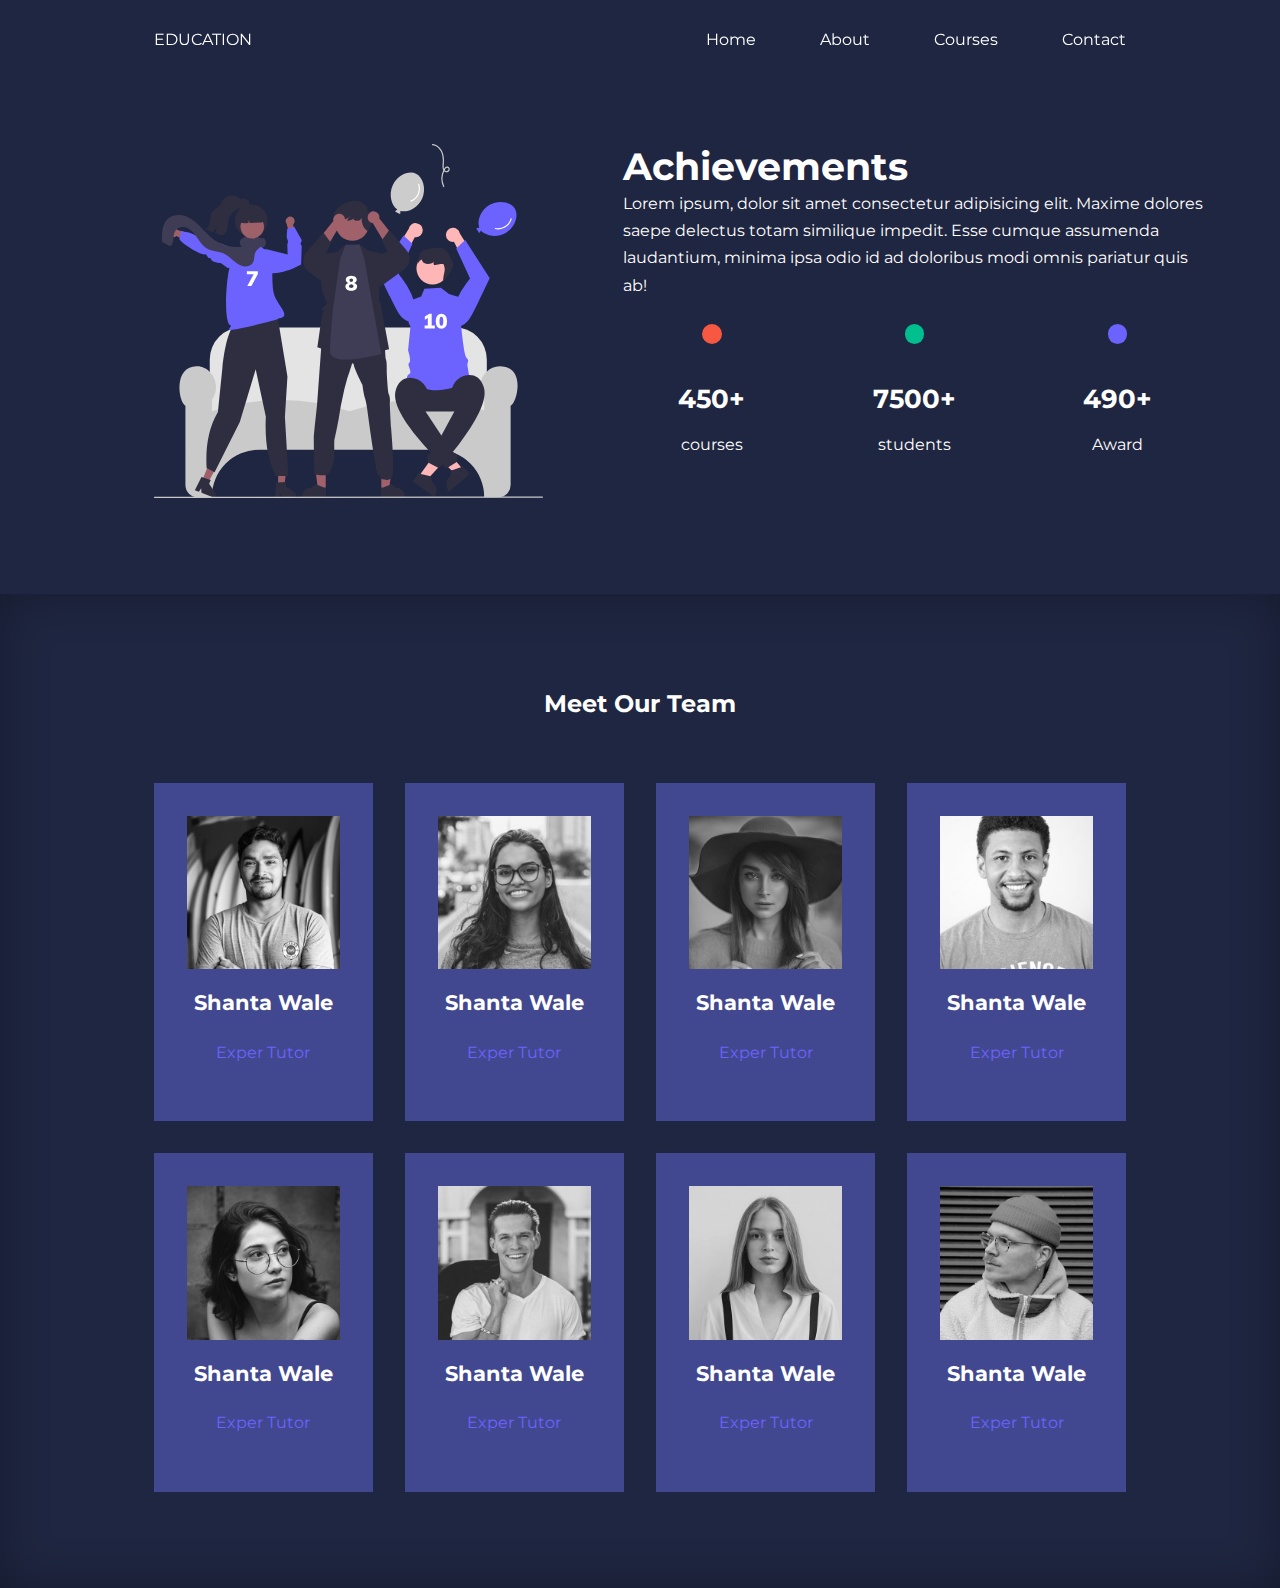
<file: about.html>
<!DOCTYPE html>
<html lang="en">
<head>
    <meta charset="UTF-8">
    <meta name="viewport" content="width=device-width, initial-scale=1.0">
    <title>Responsive Eduvation website</title>
<!--ICONSCOUT CON-->
<link rel="stylesheet"href="https://unicons.iconscout.com/release/v2.1.6/css/unicons.css"/>
    <link rel="stylesheet" href="./css/style.css">
    <link rel="stylesheet" href="./css/about.css">
    <!--Google Font-->
    <link rel="preconnect" href="https://fonts.googleapis.com">
<link rel="preconnect" href="https://fonts.gstatic.com" crossorigin>
<link href="https://fonts.googleapis.com/css2?family=Montserrat:ital,wght@0,100..900;1,100..900&display=swap" rel="stylesheet">

<!--Swiper JS-->
<!--  <link
  rel="stylesheet"
  href="https://cdn.jsdelivr.net/npm/swiper@11/swiper-bundle.min.css"/> -->
</head>
<body>
    <!--Navbar start-->
    <nav>
        <div class="container nav_container">
            <a href="index.html">EDUCATION</a>
            <ul class="nav_menu">
                <li> <a href="index.html">Home</a> </li>
                <li><a href="about.html">About</a></li>
                <li><a href="courses.html">Courses</a></li>
                <li><a href="contact.html">Contact</a></li>
            </ul>
            <button id="open-menu-btn"><i class="uil uil-bars"></i></button>
            <button id="close-menu-btn"><i class="uil uil-multiply"></i></button>
        </div>
    </nav>
<!--achivments-->
<section class="about_achivements">
    <div class="container about_achivements-container">
        <div class="about_achivements-left">
            <img src="./images/about achievements.svg" alt="">
        </div>
        <div class="about_achivements-right">
            <h1>Achievements</h1>
            <p>Lorem ipsum, dolor sit amet consectetur adipisicing elit. Maxime dolores 
                saepe delectus totam similique impedit. Esse cumque assumenda laudantium, 
                minima ipsa odio id ad doloribus modi omnis pariatur quis ab!</p>
                <div class="achivements_cards">
                <article class="achivement_card">
                    <span class="achivement_icon">
                        <i class="uil uil-video"></i>
                    </span>
                    <h3>450+</h3>
                    <p>courses</p>
                     
                </article>

                <article class="achivement_card">
                    <span class="achivement_icon">
                        <i class="uil uil-user"></i>
                    </span>
                    <h3>7500+</h3>
                    <p>students</p>
                     
                </article>

                <article class="achivement_card">
                    <span class="achivement_icon">
                        <i class="uil uil-award"></i>
                    </span>
                    <h3>490+</h3>
                    <p>Award</p>
                     
                </article>
                </div>
        </div>
    </div>
</section>
<!--achivments end-->


<!--team-->

<section class="team">
    <h2>Meet Our Team</h2>
    <div class="container team_container">
        <!--1-->
        <article class="team_member">
            <div class="team_member-image">
                <img src="./images/tm1.jpg" alt="">
            </div>
            <div class="team_member-info">
                <h4>Shanta Wale</h4>
                <p>Exper Tutor</p>
            <div>
                <div class="team_member-social">
                    <a href="https://instagram.com" targer="_blank"><i class="uil uil-instagram"></i></a>
                    <a href="https://twitter.com" targer="_blank"><i class="uil uil-twitter"></i></a>
                    <a href="https://linkesin.com" targer="_blank"><i class="uil uil-linkedin"></i></a>
                </div>
            </div>
            </div> 
        </article>
<!--2-->
        <article class="team_member">
            <div class="team_member-image">
                <img src="./images/tm2.jpg" alt="">
            </div>
            <div class="team_member-info">
                <h4>Shanta Wale</h4>
                <p>Exper Tutor</p>
            <div>
                <div class="team_member-social">
                    <a href="https://instagram.com" targer="_blank"><i class="uil uil-instagram"></i></a>
                    <a href="https://twitter.com" targer="_blank"><i class="uil uil-twitter"></i></a>
                    <a href="https://linkesin.com" targer="_blank"><i class="uil uil-linkedin"></i></a>
                </div>
            </div>
            </div> 
        </article>
<!--3-->
<article class="team_member">
    <div class="team_member-image">
        <img src="./images/tm3.jpg" alt="">
    </div>
    <div class="team_member-info">
        <h4>Shanta Wale</h4>
        <p>Exper Tutor</p>
    <div>
        <div class="team_member-social">
            <a href="https://instagram.com" targer="_blank"><i class="uil uil-instagram"></i></a>
            <a href="https://twitter.com" targer="_blank"><i class="uil uil-twitter"></i></a>
            <a href="https://linkesin.com" targer="_blank"><i class="uil uil-linkedin"></i></a>
        </div>
    </div>
    </div> 
</article>
<!--4-->
<article class="team_member">
    <div class="team_member-image">
        <img src="./images/tm4.jpg" alt="">
    </div>
    <div class="team_member-info">
        <h4>Shanta Wale</h4>
        <p>Exper Tutor</p>
    <div>
        <div class="team_member-social">
            <a href="https://instagram.com" targer="_blank"><i class="uil uil-instagram"></i></a>
            <a href="https://twitter.com" targer="_blank"><i class="uil uil-twitter"></i></a>
            <a href="https://linkesin.com" targer="_blank"><i class="uil uil-linkedin"></i></a>
        </div>
    </div>
    </div> 
</article>
<!--5-->
<article class="team_member">
    <div class="team_member-image">
        <img src="./images/tm5.jpg" alt="">
    </div>
    <div class="team_member-info">
        <h4>Shanta Wale</h4>
        <p>Exper Tutor</p>
    <div>
        <div class="team_member-social">
            <a href="https://instagram.com" targer="_blank"><i class="uil uil-instagram"></i></a>
            <a href="https://twitter.com" targer="_blank"><i class="uil uil-twitter"></i></a>
            <a href="https://linkesin.com" targer="_blank"><i class="uil uil-linkedin"></i></a>
        </div>
    </div>
    </div> 
</article>
<!--6-->
<article class="team_member">
    <div class="team_member-image">
        <img src="./images/tm6.jpg" alt="">
    </div>
    <div class="team_member-info">
        <h4>Shanta Wale</h4>
        <p>Exper Tutor</p>
    <div>
        <div class="team_member-social">
            <a href="https://instagram.com" targer="_blank"><i class="uil uil-instagram"></i></a>
            <a href="https://twitter.com" targer="_blank"><i class="uil uil-twitter"></i></a>
            <a href="https://linkesin.com" targer="_blank"><i class="uil uil-linkedin"></i></a>
        </div>
    </div>
    </div> 
</article>
<!--7-->
<article class="team_member">
    <div class="team_member-image">
        <img src="./images/tm7.jpg" alt="">
    </div>
    <div class="team_member-info">
        <h4>Shanta Wale</h4>
        <p>Exper Tutor</p>
    <div>
        <div class="team_member-social">
            <a href="https://instagram.com" targer="_blank"><i class="uil uil-instagram"></i></a>
            <a href="https://twitter.com" targer="_blank"><i class="uil uil-twitter"></i></a>
            <a href="https://linkesin.com" targer="_blank"><i class="uil uil-linkedin"></i></a>
        </div>
    </div>
    </div> 
</article>
<!--8-->  
<article class="team_member">
    <div class="team_member-image">
        <img src="./images/tm8.jpg" alt="">
    </div>
    <div class="team_member-info">
        <h4>Shanta Wale</h4>
        <p>Exper Tutor</p>
    <div>
        <div class="team_member-social">
            <a href="https://instagram.com" targer="_blank"><i class="uil uil-instagram"></i></a>
            <a href="https://twitter.com" targer="_blank"><i class="uil uil-twitter"></i></a>
            <a href="https://linkesin.com" targer="_blank"><i class="uil uil-linkedin"></i></a>
        </div>
    </div>
    </div> 
</article>      


    </div>

</section>


<!--team end-->







</body>
</html>
</file>
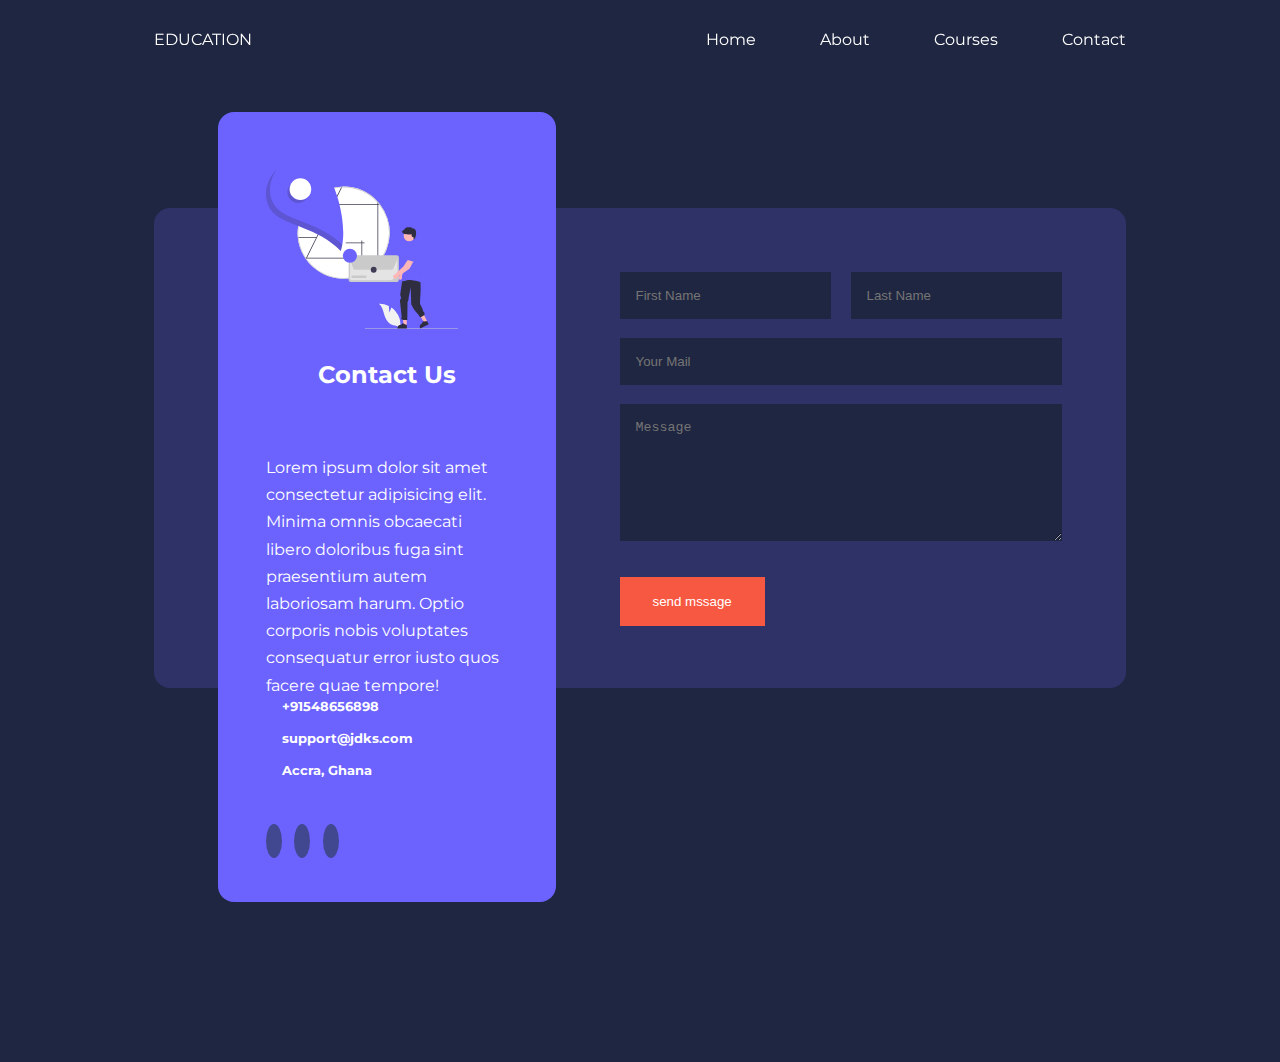
<file: contact.html>
<!DOCTYPE html>
<html lang="en">
<head>
    <meta charset="UTF-8">
    <meta name="viewport" content="width=device-width, initial-scale=1.0">
    <title>Responsive Eduvation website</title>
<!--ICONSCOUT CON-->
<link rel="stylesheet"href="https://unicons.iconscout.com/release/v2.1.6/css/unicons.css"/>
    <link rel="stylesheet" href="./css/style.css">
    <link rel="stylesheet" href="./css/contact.css">
    <!--Google Font-->
    <link rel="preconnect" href="https://fonts.googleapis.com">
<link rel="preconnect" href="https://fonts.gstatic.com" crossorigin>
<link href="https://fonts.googleapis.com/css2?family=Montserrat:ital,wght@0,100..900;1,100..900&display=swap" rel="stylesheet">

<!--Swiper JS-->
<link
  rel="stylesheet"
  href="https://cdn.jsdelivr.net/npm/swiper@11/swiper-bundle.min.css"/>
</head>
<body>
    <!--Navbar start-->
    <nav>
        <div class="container nav_container">
            <a href="index.html">EDUCATION</a>
            <ul class="nav_menu">
                <li> <a href="index.html">Home</a> </li>
                <li><a href="about.html">About</a></li>
                <li><a href="courses.html">Courses</a></li>
                <li><a href="contact.html">Contact</a></li>
            </ul>
            <button id="open-menu-btn"><i class="uil uil-bars"></i></button>
            <button id="close-menu-btn"><i class="uil uil-multiply"></i></button>
        </div>
    </nav>

      <section class="contact">
        <div class="container contact_container">
            <aside class="contact_aside">
                <div class="aside_image">
                    <img src="./images/contact.svg" alt="">
                </div>
                <h2>Contact Us</h2>
                <p>Lorem ipsum dolor sit amet consectetur adipisicing elit. 
                    Minima omnis obcaecati libero doloribus fuga sint praesentium 
                    autem laboriosam harum. Optio corporis nobis voluptates consequatur error 
                    iusto quos facere quae tempore!</p>
                    <ul class="contact_deatils">
                        <li>
                            <i class="uil uil-phone-item"></i>
                            <h5>+91548656898</h5>
                        </li>
                        <li>
                            <i class="uil uil-envelope"></i>
                            <h5>support@jdks.com</h5>
                        </li>
                        <li>
                            <i class="uil uil-location-point"></i>
                            <h5>Accra, Ghana</h5>
                        </li>
                        
                    </ul>
                    <ul class="contact_socials">
                        <li>
                            <a href="https://facebook.com"><i class="uil uil-facebook-f"></i></a>
                        </li>
                        <li>
                            <a href="https://twitter.com"><i class="uil uil-twitter"></i></a>
                        </li>
                        <li>
                            <a href="https://instagram.com"><i class="uil uil-instagram"></i></a>
                        </li>
                    </ul>
            </aside>

            <form class="contact_form">
                <div class="form_name">
                    <input type="text" name="First Name" placeholder="First Name" required>
                    <input type="text" name="Last Name" placeholder="Last Name" required>
                </div>
                <input type="email" name="[mail Address]" placeholder="Your Mail" required>
                <textarea name="Message" rows="7" placeholder="Message" required></textarea>
                <button type="submit" class="btn btn-primary">send mssage</button>

            </form>
        </div>
      </section>


</body>
</html>
</file>
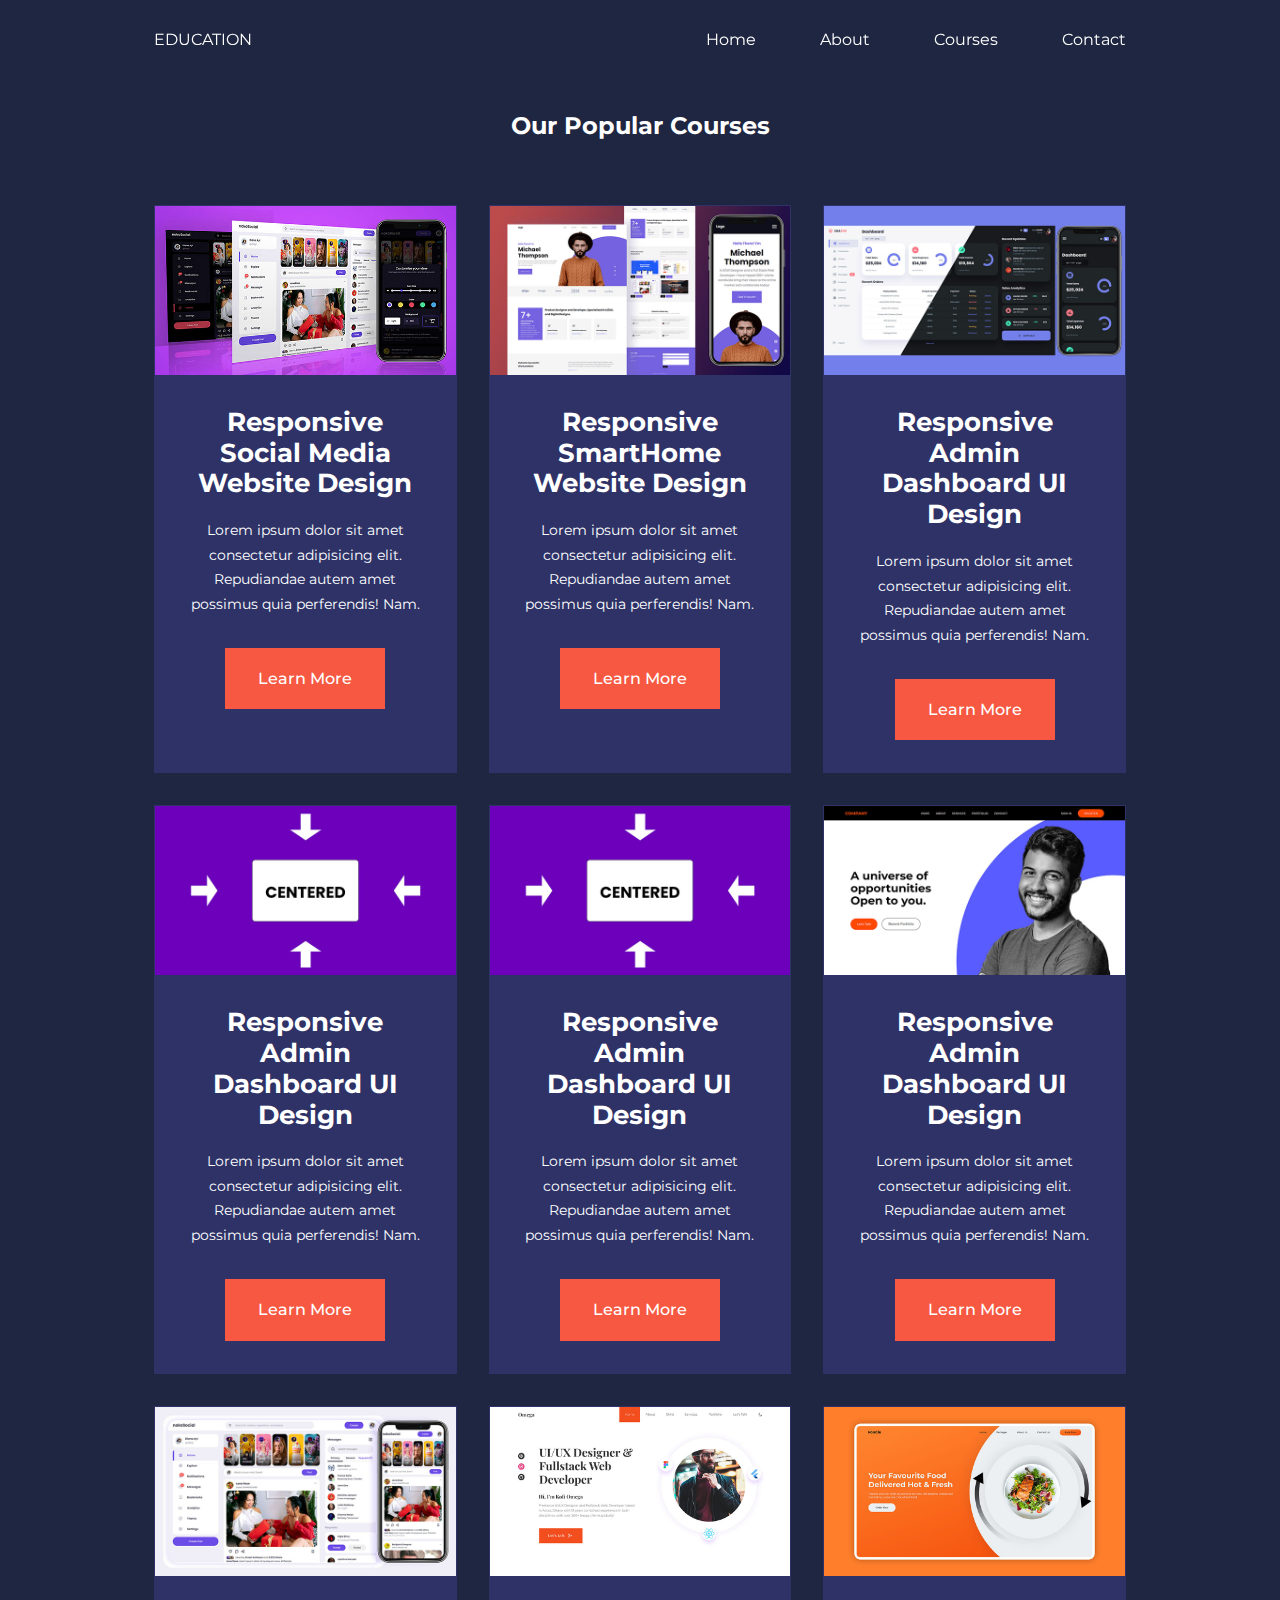
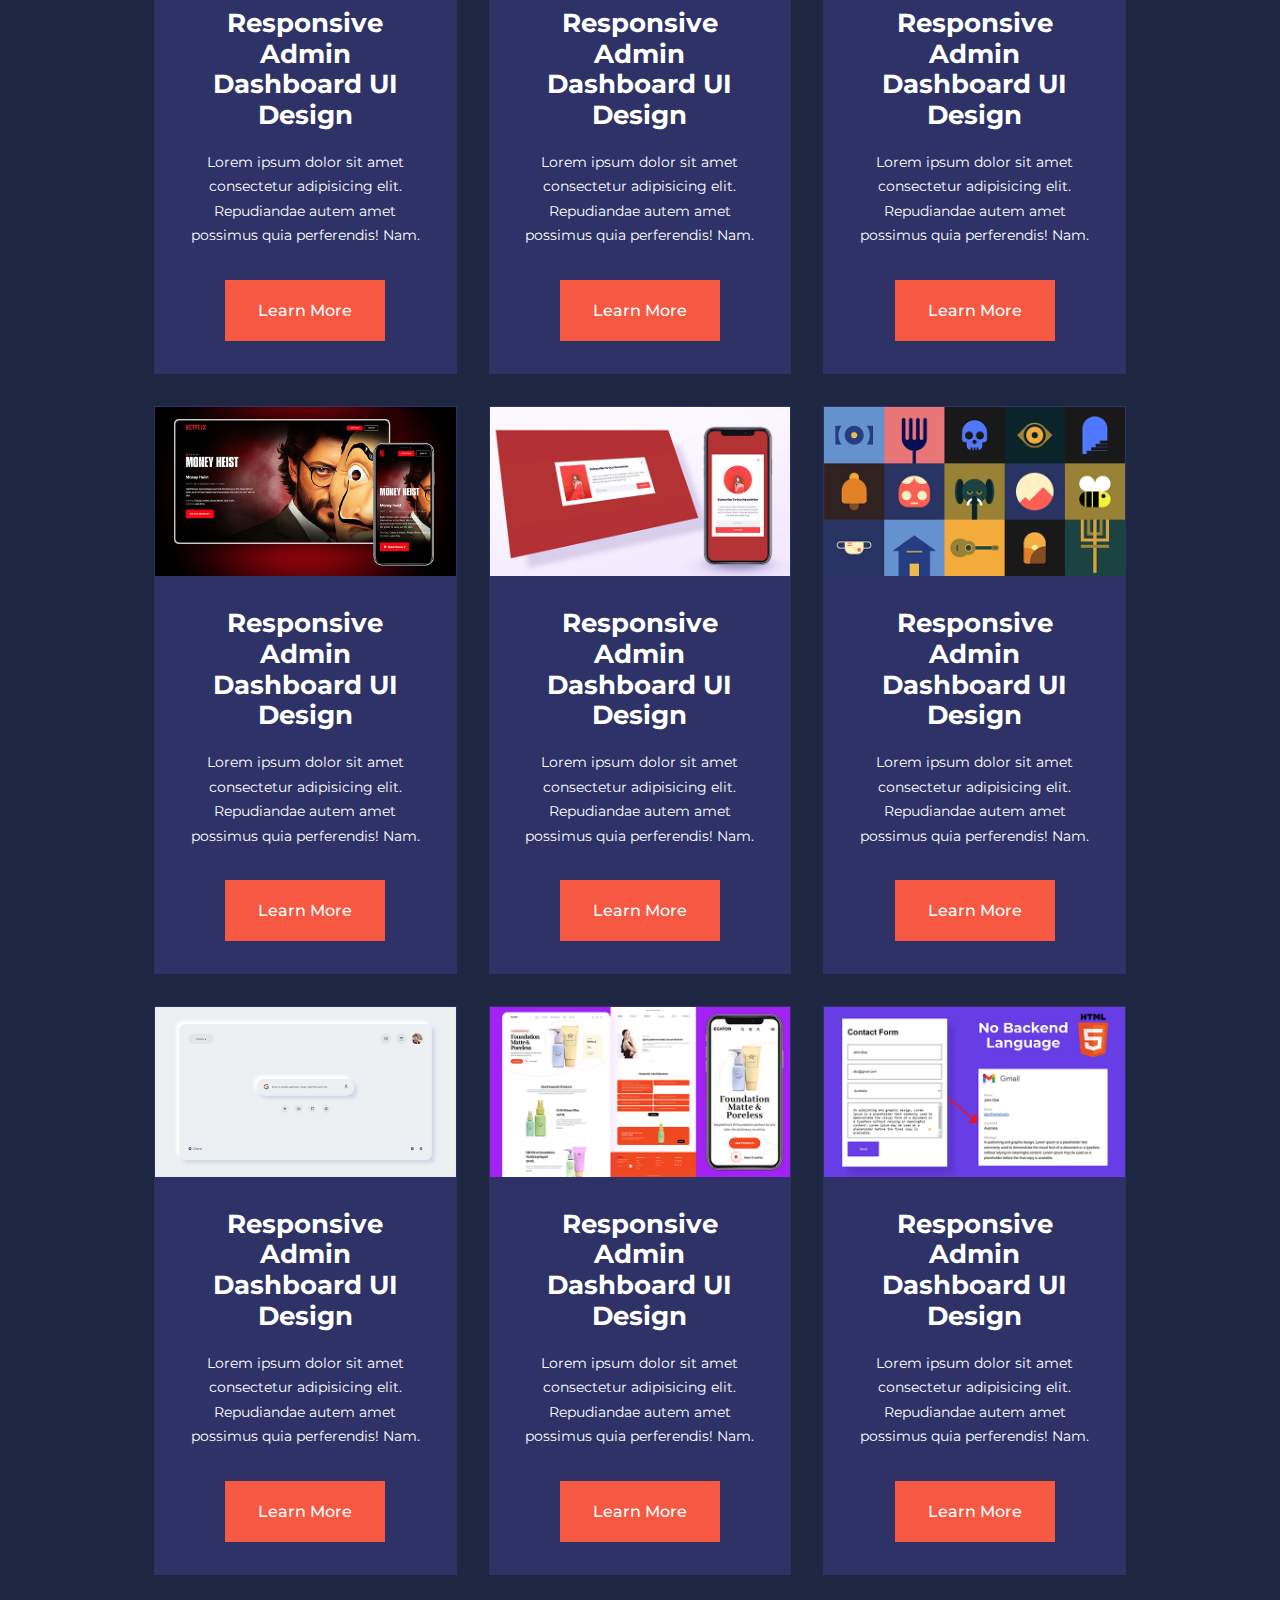
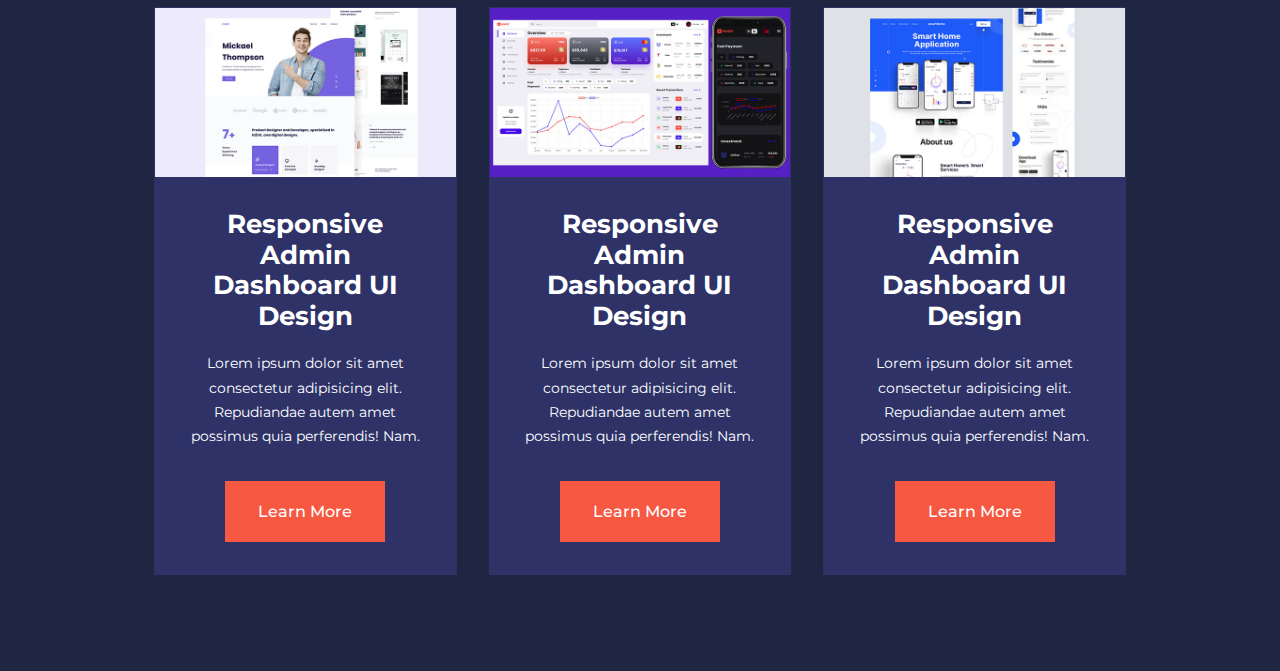
<file: courses.html>
<!DOCTYPE html>
<html lang="en">
<head>
    <meta charset="UTF-8">
    <meta name="viewport" content="width=device-width, initial-scale=1.0">
    <title>Responsive Eduvation website</title>
<!--ICONSCOUT CON-->
<link rel="stylesheet"href="https://unicons.iconscout.com/release/v2.1.6/css/unicons.css"/>
    <link rel="stylesheet" href="./css/style.css">
   <style>
    .courses{
        margin-top: 1rem;
    }
   </style>
    <!--Google Font-->
    <link rel="preconnect" href="https://fonts.googleapis.com">
<link rel="preconnect" href="https://fonts.gstatic.com" crossorigin>
<link href="https://fonts.googleapis.com/css2?family=Montserrat:ital,wght@0,100..900;1,100..900&display=swap" rel="stylesheet">

<!--Swiper JS-->
<!--  <link
  rel="stylesheet"
  href="https://cdn.jsdelivr.net/npm/swiper@11/swiper-bundle.min.css"/> -->
</head>
<body>
    <!--Navbar start-->
    <nav>
        <div class="container nav_container">
            <a href="index.html">EDUCATION</a>
            <ul class="nav_menu">
                <li> <a href="index.html">Home</a> </li>
                <li><a href="about.html">About</a></li>
                <li><a href="courses.html">Courses</a></li>
                <li><a href="contact.html">Contact</a></li>
            </ul>
            <button id="open-menu-btn"><i class="uil uil-bars"></i></button>
            <button id="close-menu-btn"><i class="uil uil-multiply"></i></button>
        </div>
    </nav>
    <!--courses-->
    <section class="courses">
        <h2>Our Popular Courses</h2>
        <div class="container courses_container">
            <article class="course">
                <div class="course_image">
                    <img src="./images/course1.jpg">
                </div>
                <div class="course_info">
                    <h3>Responsive Social Media Website Design</h3>
                <p>Lorem ipsum dolor sit amet consectetur adipisicing elit. Repudiandae autem amet possimus quia perferendis! Nam.</p>
                <a href="courses.html" class="btn btn-primary">Learn More</a>
                </div>
                
            </article>

            <article class="course">
                <div class="course_image">
                    <img src="./images/course2.jpg">
                </div>
                <div class="course_info">
                <h3>Responsive SmartHome Website Design</h3>
                <p>Lorem ipsum dolor sit amet consectetur adipisicing elit. Repudiandae autem amet possimus quia perferendis! Nam.</p>
                <a href="courses.html" class="btn btn-primary">Learn More</a>
               </div>
            </article>

            <article class="course">
                <div class="course_image">
                    <img src="./images/course3.jpg">
                </div>
                <div class="course_info">
                <h3>Responsive Admin Dashboard UI Design</h3>
                <p>Lorem ipsum dolor sit amet consectetur adipisicing elit. Repudiandae autem amet possimus quia perferendis! Nam. </p>
                <a href="courses.html" class="btn btn-primary">Learn More</a>
                </div>
            </article>

            <article class="course">
                <div class="course_image">
                    <img src="./images/course4.jpg">
                </div>
                <div class="course_info">
                <h3>Responsive Admin Dashboard UI Design</h3>
                <p>Lorem ipsum dolor sit amet consectetur adipisicing elit. Repudiandae autem amet possimus quia perferendis! Nam. </p>
                <a href="courses.html" class="btn btn-primary">Learn More</a>
                </div>
            </article>
            <article class="course">
                <div class="course_image">
                    <img src="./images/course4.jpg">
                </div>
                <div class="course_info">
                <h3>Responsive Admin Dashboard UI Design</h3>
                <p>Lorem ipsum dolor sit amet consectetur adipisicing elit. Repudiandae autem amet possimus quia perferendis! Nam. </p>
                <a href="courses.html" class="btn btn-primary">Learn More</a>
                </div>
            </article>
            <article class="course">
                <div class="course_image">
                    <img src="./images/course5.jpg">
                </div>
                <div class="course_info">
                <h3>Responsive Admin Dashboard UI Design</h3>
                <p>Lorem ipsum dolor sit amet consectetur adipisicing elit. Repudiandae autem amet possimus quia perferendis! Nam. </p>
                <a href="courses.html" class="btn btn-primary">Learn More</a>
                </div>
            </article>
            <article class="course">
                <div class="course_image">
                    <img src="./images/course6.jpg">
                </div>
                <div class="course_info">
                <h3>Responsive Admin Dashboard UI Design</h3>
                <p>Lorem ipsum dolor sit amet consectetur adipisicing elit. Repudiandae autem amet possimus quia perferendis! Nam. </p>
                <a href="courses.html" class="btn btn-primary">Learn More</a>
                </div>
            </article>
            <article class="course">
                <div class="course_image">
                    <img src="./images/course7.jpg">
                </div>
                <div class="course_info">
                <h3>Responsive Admin Dashboard UI Design</h3>
                <p>Lorem ipsum dolor sit amet consectetur adipisicing elit. Repudiandae autem amet possimus quia perferendis! Nam. </p>
                <a href="courses.html" class="btn btn-primary">Learn More</a>
                </div>
            </article>
            <article class="course">
                <div class="course_image">
                    <img src="./images/course8.jpg">
                </div>
                <div class="course_info">
                <h3>Responsive Admin Dashboard UI Design</h3>
                <p>Lorem ipsum dolor sit amet consectetur adipisicing elit. Repudiandae autem amet possimus quia perferendis! Nam. </p>
                <a href="courses.html" class="btn btn-primary">Learn More</a>
                </div>
            </article>
            <article class="course">
                <div class="course_image">
                    <img src="./images/course9.jpg">
                </div>
                <div class="course_info">
                <h3>Responsive Admin Dashboard UI Design</h3>
                <p>Lorem ipsum dolor sit amet consectetur adipisicing elit. Repudiandae autem amet possimus quia perferendis! Nam. </p>
                <a href="courses.html" class="btn btn-primary">Learn More</a>
                </div>
            </article>
            <article class="course">
                <div class="course_image">
                    <img src="./images/course10.jpg">
                </div>
                <div class="course_info">
                <h3>Responsive Admin Dashboard UI Design</h3>
                <p>Lorem ipsum dolor sit amet consectetur adipisicing elit. Repudiandae autem amet possimus quia perferendis! Nam. </p>
                <a href="courses.html" class="btn btn-primary">Learn More</a>
                </div>
            </article>
            <article class="course">
                <div class="course_image">
                    <img src="./images/course11.jpg">
                </div>
                <div class="course_info">
                <h3>Responsive Admin Dashboard UI Design</h3>
                <p>Lorem ipsum dolor sit amet consectetur adipisicing elit. Repudiandae autem amet possimus quia perferendis! Nam. </p>
                <a href="courses.html" class="btn btn-primary">Learn More</a>
                </div>
            </article>
            <article class="course">
                <div class="course_image">
                    <img src="./images/course12.jpg">
                </div>
                <div class="course_info">
                <h3>Responsive Admin Dashboard UI Design</h3>
                <p>Lorem ipsum dolor sit amet consectetur adipisicing elit. Repudiandae autem amet possimus quia perferendis! Nam. </p>
                <a href="courses.html" class="btn btn-primary">Learn More</a>
                </div>
            </article>
            <article class="course">
                <div class="course_image">
                    <img src="./images/course13.jpg">
                </div>
                <div class="course_info">
                <h3>Responsive Admin Dashboard UI Design</h3>
                <p>Lorem ipsum dolor sit amet consectetur adipisicing elit. Repudiandae autem amet possimus quia perferendis! Nam. </p>
                <a href="courses.html" class="btn btn-primary">Learn More</a>
                </div>
            </article>
            <article class="course">
                <div class="course_image">
                    <img src="./images/course14.jpg">
                </div>
                <div class="course_info">
                <h3>Responsive Admin Dashboard UI Design</h3>
                <p>Lorem ipsum dolor sit amet consectetur adipisicing elit. Repudiandae autem amet possimus quia perferendis! Nam. </p>
                <a href="courses.html" class="btn btn-primary">Learn More</a>
                </div>
            </article>
            <article class="course">
                <div class="course_image">
                    <img src="./images/course16.jpg">
                </div>
                <div class="course_info">
                <h3>Responsive Admin Dashboard UI Design</h3>
                <p>Lorem ipsum dolor sit amet consectetur adipisicing elit. Repudiandae autem amet possimus quia perferendis! Nam. </p>
                <a href="courses.html" class="btn btn-primary">Learn More</a>
                </div>
            </article>
            <article class="course">
                <div class="course_image">
                    <img src="./images/course17.jpg">
                </div>
                <div class="course_info">
                <h3>Responsive Admin Dashboard UI Design</h3>
                <p>Lorem ipsum dolor sit amet consectetur adipisicing elit. Repudiandae autem amet possimus quia perferendis! Nam. </p>
                <a href="courses.html" class="btn btn-primary">Learn More</a>
                </div>
            </article>
            <article class="course">
                <div class="course_image">
                    <img src="./images/course18.jpg">
                </div>
                <div class="course_info">
                <h3>Responsive Admin Dashboard UI Design</h3>
                <p>Lorem ipsum dolor sit amet consectetur adipisicing elit. Repudiandae autem amet possimus quia perferendis! Nam. </p>
                <a href="courses.html" class="btn btn-primary">Learn More</a>
                </div>
            </article>
        </div>
    </section>
</body>
</html>
</file>
<file: css/style.css>
*{
    margin:0;
    padding: 0;
    border: 0;
    outline: 0;
    text-decoration: none;
    list-style: none;
    box-sizing: border-box;
}

:root{
    --color-primary: #6c63ff;
    --color-success: #00bf8e;
    --color-warning: #f7c94b;
    --color-danger: #f75842;
    --color-danger-variant: rgba(247,88,66,0.4);
    --color-white: #fff;
    --color-light: rgba(255,255,255,0.7);
    --color-black:#000;
    --color-bg:#1f2641;
    --color-bg1: #2e3267;
    --color-bg2:#424890;

    --container-width-lg: 76%;
    --container-width-md: 90%;
    --container-width-sm: 94%;

    transition:all 400ms ease;
}
body {
    font-family: "Montserrat", sans-serif;
    line-height:1.7;
    color : var(--color-white);
    background: var(--color-bg);
}
.container{
    width:var(--container-width-lg);
    margin: 0 auto;
}
section{
    padding:6rem 0;
}
section h2{
    text-align: center;
    margin-bottom: 4rem;
}

h1,h2,h3,h4,h5 {
    line-height: 1.2;
}
h1{
    font-size:2.4rem;
}
h2 {
    font: size 2rem;
}
h3{
    font-size:1.6rem;
}
h4 {
    font-size:1.3rem;
}
a{
    color:var(--color-white);
}
img{
    width: 100%;
    display: block;
    object-fit:cover;
}
.btn{
    display:inline-block;
    background: var(--color-white);
    color:var(--color-black);
    padding: 1rem 2rem;
    border: 1px solid transparent;
    font-weight:500;
    transition: var(--transition);
}
.btn:hover {
    background: transparent;
    color: var(--color-white);
    border-color: var(--color-white);
}
.btn-primary{
    background: var(--color-danger);
    color: var(--color-white);
}
/*==================NAVBAR=========================*/
nav{
    background:transparent;
    width:100vw;
    height: 5rem;
    position: fixed;
    top:0;
    z-index: 11;
}

/*Change navbar styles on scroll using javascript*/
.window-scroll{
    background: var(--color-primary);
    box-shadow: 0 1rem 2rem rgba(0,0,0,0.2);
}
.nav_container{
    height: 100%;
    display: flex;
    justify-content: space-between;
    align-items: center;
}
nav button {
    display: none;
}

.nav_menu {
    display: flex;
    align-items: center;
    gap: 4rem;
}
.nav_menu a {
    font: size 0.9rem;
    transition: var(--transition);
}
.nav_menu a:hover{
    color:var(--color-bg2);
}

/*==================HEADER=========================*/
header{
    position: relative;
    top: 5rem;
    overflow: hidden;
    height: 70vh;
    margin-bottom: 5rem;
}

.header_container{
    display: grid;
    grid-template-columns:1fr 1fr;
    align-items: center;
    gap: 5rem;
    height: 100%;
}

.header_left p {
    margin:1rem 0 2.4rem;

}

/*============CATEGORIES=================*/
.categories{
    background: var(--color-bg1);
}

.categories h1{
    line-height: 1;
    margin-bottom: 3rem;
}

.categories_cotainer{
    display: grid;
    grid-template-columns: 40% 60%;
    gap: 4rem;
}
.categories_left {
    margin: 4rem;
}

.categories_left p{
    margin: 1rem 0 3rem;
}

.categories_right{
    display:grid;
    grid-template-columns: repeat(3,1fr);
    gap:1.2rem;
}

.category{
    background: var(--color-bg2);
    padding: 2rem;
    border-radius: 2rem;
    transition: var(--transition);
}

.category:hover{
    box-shadow: 0 3rem rgba(0,0,0,0.3);
    z-index: 1;
}

.category:nth-child(2) .category_icon{
    background: var(--color-danger);
}
.category:nth-child(3) .category_icon{
    background: var(--color-success);
}
.category:nth-child(4) .category_icon{
    background: var(--color-warning);
}
.category:nth-child(5) .category_icon{
    background: var(--color-success);
}

.category_icon{
    background: var(--color-primary);
    padding: 0.7rem;
    border-radius: 0.9rem;
}
.category h5{
    margin:2rem 0 1rem;
}
.category p{
    font-size: 0.85rem;
}

/*============CATEGORIES=================*/
.courses{
    margin-top: 10rem;
}
.courses_container{
    display: grid;
    grid-template-columns:repeat(3, 1fr);
    gap: 2rem;
}

.course{
    background: var(--color-bg1);
    text-align: center;
    border: 1px solid transparent; 
    transition: var(--transition);
}
.course:hover{
    background: transparent;
    border-color:var(--color-primary);
}
.course_info {
    padding: 2rem;
}

.course_info p{
    margin: 1.2rem 0 2rem;
    font-size:0.9rem;

}

/*==============FAQS================*/
.faqs {
    background: var(--color-bg1);
    box-shadow: inset 0 0 3rem rgba(0,0,0,0.5);
}

.faqs-container{
    display: grid;
    grid-template-columns: 1fr 1fr;
    gap: 1.5rem;
}
.faq{
    padding: 2rem;
    display: flex;
    align-items: center;
    gap: 1.4rem;
    height: fit-content;
    background: var(--color-primary);
    cursor: pointer;
}
.faq h4{
    font-size: 1rem;
    line-height: 2.2rem;
}
.faq_icon{
    align-self: flex-start;
    font-size: 1.2rem;
}
.faq p{
    margin-top: 0.5rem;
    display: none;
}
.faq.open p{
    display: block;
}

/*==========Testimonial===========*/
.testimonials_container {
    overflow-x: hidden;
    position: relative;
    margin-bottom: 5rem;
}

.testimonial{
    padding-top: 2rem;
}
.avatar{
    width: 6rem;
    height: 6rem;
    border-radius: 50%;
    overflow: hidden;
    margin: 0 auto 1rem;
    border: 1rem solid var(--color-bg1);
}
.testimonial_info{
    text-align:center;
}
.testimonial_body{
    background:var(--color-primary);
    padding: 2rem;
    margin-top: 3rem;
    position: relative;
}

.testimonial_body::before{
    content: "";
    display:block;
    background: linear-gradient(
        135deg,
        transparent, 
    var(--color-primary),
    var(--color-primary),
    var(--color-primary) 
    );
    width: 3rem;
    height:3rem;
    position:absolute;
    left: 50%;
    top: -1.5rem;
    transform: rotate(45deg)
}
</file>
<file: css/about.css>
/*  achivements */
.about_achivements {
    margin-top: 3rem;

}
.about_achivements-container{
    display: grid;
    grid-template-columns: 40% 60%;
    gap: 5rem;
}

.about_achivements-right > p {
    margin: 1.6 0 2.5rem;
}

.achivements_cards{
    display: grid;
    grid-template-columns: repeat(3, 1fr);
    gap: 1.5rem;
}

.achivement_card{
    background: var(--color-bgl);
    padding: 1.6rem;
    border-radius: 1rem;
    text-align: center;
    transition: var(--transition);
}

.achivement_card:hover{
    background: var(--color-bg2);
    box-shadow: 0 3rem 3rem rgba(0, 0, 0,0.3);
}

.achivement_icon{
    background: var(--color-danger);
    padding: 0.6rem;
    border-radius: 1rem;
    display: inline-block;
    margin-bottom: 2rem;
    font-size: 2rem;
}

.achivement_card:nth-child(2)  
.achivement_icon {
    background: var(--color-success);
}

.achivement_card:nth-child(3)  
.achivement_icon {
    background: var(--color-primary);
} 

.achivement_card p {
   margin-top: 1rem;
} 

/* achivements end */

/*team*/

.team{
    background: var(--color-bgl);
    box-shadow: inset 0 0 3rem rgba(0, 0, 0,0.3);
}
.team_container{
    display: grid;
    grid-template-columns: repeat(4, 1fr);
    gap: 2em;
}
.team_member {
    background: var(--color-bg2);
    padding: 2rem;
    border: 1px solid transparent;
    transition: var(--transition);
    position: relative;
    overflow: hidden;
}

.team_member:hover {
    background: transparent;
    border-color: var(--color-primary);
}
.team_member-image img{
    filter: saturate(0);
}
.team_member:hover img{
    filter: saturate(1);
}
.team_member-info *{
    text-align: center;
    margin-top: 1.4rem;
}
.team_member-info p{
    color: var(--color-primary);
}
.team_member-social{
    position: absolute;
    top: 50%;
    right: -100%;
    display: flex;
    flex-direction: column;
    background: var(--color-success);
    border-radius: 1rem 0 0 1rem;
    box-shadow: -2rem 0 2rem rgba(0, 0, 0,0.3);
    transition: var(--transition);
    

}
.team_member:hover 
.team_member-social{
    right: 0;

}

.team_member-social a_{
    padding: 1rem;
}


/* media querry*/
</file>
<file: css/contact.css>
.contact_container{
    background: var(--color-bg1);
    padding: 4rem;
    display: grid;
    grid-template-columns: 40% 60%;
    gap: 4rem;
    height: 30rem;
    margin: 7rem auto ;
    border-radius: 1rem;
}


.contact_aside{
    background: var(--color-primary);
    padding: 3rem;
    border-radius: 1rem;
    position: relative;
    bottom: 10rem;

}
.aside_image{
    width: 12rem;
    margin-bottom: 2rem;
}

.aside_image h2{
    text-align: left;
    margin-bottom: 1rem;
}
.aside_image p{
    font-size: 0.9rem;
    margin-bottom: 2rem;

}
.contact_deatils li{
    display: flex;
    gap: 1rem;
    align-items:center;
    margin-bottom: 1rem;
}

.contact_socials{
    display: flex;
    gap: 0.8rem;
    margin-top: 3rem;
}
.contact_socials a{
    background: var(--color-bg2);
    padding: 0.5rem;
    border-radius: 50%;
    font-size: 0.9rem;
    transition: var(--transition);
}
.contact_socials a:hover{
    background: transparent;
}

/*form*/
.contact_form{
    display: flex;
    flex-direction: column;
    gap: 1.2rem;
    margin-right: 4rem;
}
.form_name{
    display: flex;
    gap: 1.2rem;

}
.contact_form input[type="text"] {
    width: 50%;
}
input, textarea{
    width: 100%;
    padding: 1rem;
    background: var(--color-bg);
    color: var(--color-white);
}
.contact_form .btn{
    width: max-content;
    margin-top: 1rem;
    cursor: pointer;
}
</file>
